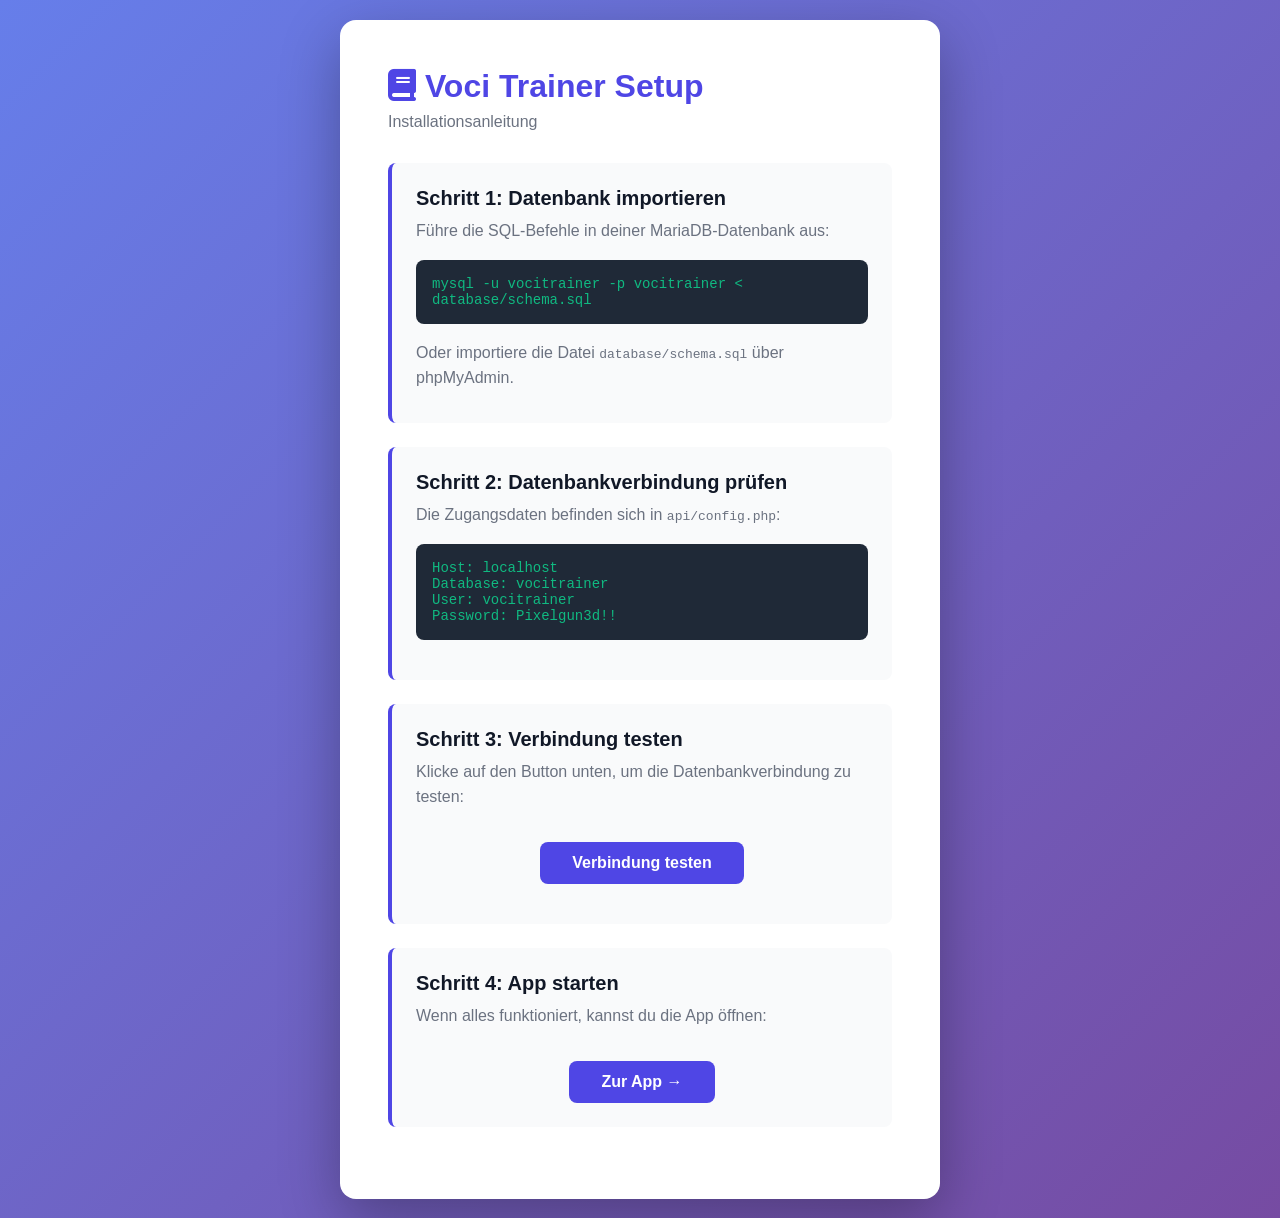
<file: setup.html>
<!DOCTYPE html>
<html lang="de">
<head>
    <meta charset="UTF-8">
    <meta name="viewport" content="width=device-width, initial-scale=1.0">
    <title>Voci Trainer - Setup</title>
    <link rel="stylesheet" href="https://cdnjs.cloudflare.com/ajax/libs/font-awesome/6.5.2/css/all.min.css" />
    <style>
        * {
            margin: 0;
            padding: 0;
            box-sizing: border-box;
        }

        body {
            font-family: -apple-system, BlinkMacSystemFont, 'Segoe UI', Roboto, Arial, sans-serif;
            background: linear-gradient(135deg, #667eea 0%, #764ba2 100%);
            min-height: 100vh;
            display: flex;
            justify-content: center;
            align-items: center;
            padding: 20px;
        }

        .setup-container {
            background: white;
            border-radius: 1rem;
            padding: 3rem;
            max-width: 600px;
            width: 100%;
            box-shadow: 0 20px 60px rgba(0, 0, 0, 0.3);
        }

        h1 {
            color: #4F46E5;
            margin-bottom: 0.5rem;
            font-size: 2rem;
        }

        .subtitle {
            color: #6B7280;
            margin-bottom: 2rem;
        }

        .step {
            background: #F9FAFB;
            border-left: 4px solid #4F46E5;
            padding: 1.5rem;
            margin-bottom: 1.5rem;
            border-radius: 0.5rem;
        }

        .step h2 {
            color: #111827;
            font-size: 1.25rem;
            margin-bottom: 0.5rem;
        }

        .step p {
            color: #6B7280;
            line-height: 1.6;
            margin-bottom: 0.5rem;
        }

        .code {
            background: #1F2937;
            color: #10B981;
            padding: 1rem;
            border-radius: 0.5rem;
            font-family: 'Courier New', monospace;
            font-size: 0.875rem;
            overflow-x: auto;
            margin: 1rem 0;
        }

        .btn {
            display: inline-block;
            padding: 0.75rem 2rem;
            background: #4F46E5;
            color: white;
            text-decoration: none;
            border-radius: 0.5rem;
            font-weight: 600;
            transition: all 0.2s;
            border: none;
            cursor: pointer;
            font-size: 1rem;
        }

        .btn:hover {
            background: #4338CA;
            transform: translateY(-2px);
            box-shadow: 0 10px 20px rgba(79, 70, 229, 0.3);
        }

        .status {
            padding: 1rem;
            border-radius: 0.5rem;
            margin-top: 1rem;
        }

        .status.success {
            background: #D1FAE5;
            color: #065F46;
            border: 2px solid #10B981;
        }

        .status.error {
            background: #FEE2E2;
            color: #991B1B;
            border: 2px solid #EF4444;
        }

        .check-btn {
            margin-top: 2rem;
            text-align: center;
        }

        #result {
            margin-top: 1rem;
        }
    </style>
</head>
<body>
    <div class="setup-container">
        <h1><i class="fa-solid fa-book"></i> Voci Trainer Setup</h1>
        <p class="subtitle">Installationsanleitung</p>

        <div class="step">
            <h2>Schritt 1: Datenbank importieren</h2>
            <p>Führe die SQL-Befehle in deiner MariaDB-Datenbank aus:</p>
            <div class="code">mysql -u vocitrainer -p vocitrainer < database/schema.sql</div>
            <p>Oder importiere die Datei <code>database/schema.sql</code> über phpMyAdmin.</p>
        </div>

        <div class="step">
            <h2>Schritt 2: Datenbankverbindung prüfen</h2>
            <p>Die Zugangsdaten befinden sich in <code>api/config.php</code>:</p>
            <div class="code">
Host: localhost<br>
Database: vocitrainer<br>
User: vocitrainer<br>
Password: Pixelgun3d!!
            </div>
        </div>

        <div class="step">
            <h2>Schritt 3: Verbindung testen</h2>
            <p>Klicke auf den Button unten, um die Datenbankverbindung zu testen:</p>
            <div class="check-btn">
                <button class="btn" onclick="checkSetup()">Verbindung testen</button>
            </div>
            <div id="result"></div>
        </div>

        <div class="step">
            <h2>Schritt 4: App starten</h2>
            <p>Wenn alles funktioniert, kannst du die App öffnen:</p>
            <div class="check-btn">
                <a href="index.html" class="btn">Zur App →</a>
            </div>
        </div>
    </div>

    <script>
        async function checkSetup() {
            const resultDiv = document.getElementById('result');
            resultDiv.innerHTML = '<p style="text-align: center; color: #6B7280;">Teste Verbindung...</p>';

            try {
                // Test database connection
                const response = await fetch('api/languages.php');
                const data = await response.json();

                if (response.ok && data.languages) {
                    resultDiv.innerHTML = `
                        <div class="status success">
                            <strong><i class="fa-solid fa-circle-check"></i> Erfolg!</strong><br>
                            Datenbankverbindung funktioniert.<br>
                            ${data.languages.length} Sprachen gefunden.<br>
                            <br>
                            <strong>Du kannst jetzt die App verwenden!</strong>
                        </div>
                    `;
                } else {
                    throw new Error(data.error || 'Unbekannter Fehler');
                }
            } catch (error) {
                resultDiv.innerHTML = `
                    <div class="status error">
                        <strong><i class="fa-solid fa-circle-xmark"></i> Fehler</strong><br>
                        ${error.message}<br>
                        <br>
                        Bitte überprüfe:
                        <ul style="margin-top: 0.5rem; margin-left: 1.5rem;">
                            <li>Datenbankzugangsdaten in api/config.php</li>
                            <li>MySQL/MariaDB läuft</li>
                            <li>Datenbank wurde importiert (schema.sql)</li>
                            <li>PHP-Fehler in den Server-Logs</li>
                        </ul>
                    </div>
                `;
            }
        }
    </script>
</body>
</html>
</file>
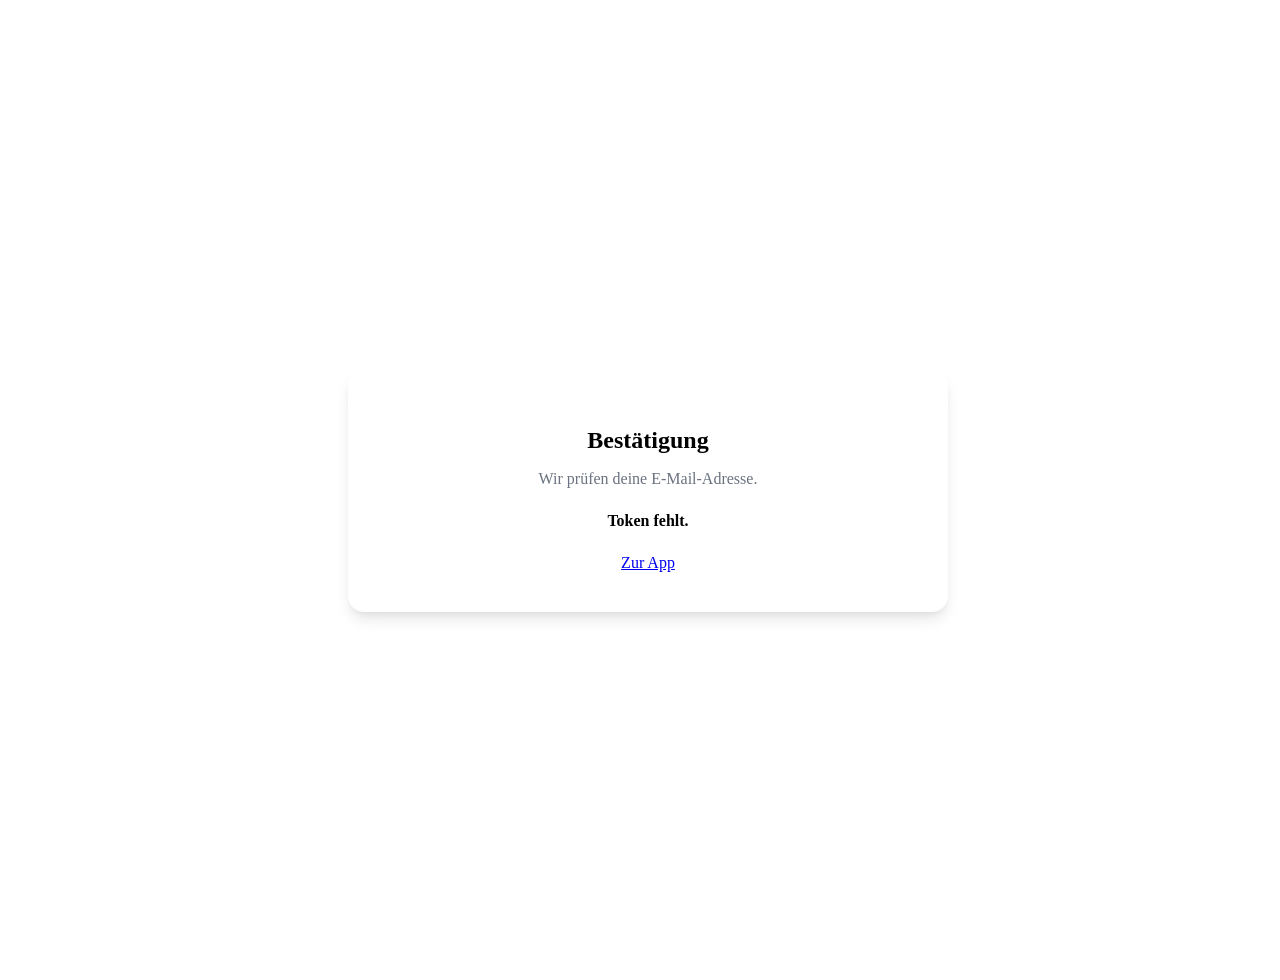
<file: verify.html>
<!DOCTYPE html>
<html lang="de">
<head>
    <meta charset="UTF-8">
    <meta name="viewport" content="width=device-width, initial-scale=1.0">
    <title>E-Mail bestätigen – Voci Trainer</title>
    <link rel="stylesheet" href="css/style.css">
    <style>
        .verify-container {
            min-height: 100vh;
            display: flex;
            align-items: center;
            justify-content: center;
            padding: 2rem;
        }
        .verify-card {
            max-width: 520px;
            width: 100%;
            background: var(--surface);
            border-radius: 1rem;
            padding: 2.5rem;
            box-shadow: var(--shadow-lg);
            text-align: center;
        }
        .verify-card h2 {
            margin-bottom: 0.5rem;
        }
        .verify-card p {
            color: var(--text-secondary);
            margin-bottom: 1.5rem;
        }
        .verify-status {
            font-weight: 600;
            margin-bottom: 1.5rem;
        }
    </style>
</head>
<body>
    <div class="verify-container">
        <div class="verify-card">
            <h2>Bestätigung</h2>
            <p>Wir prüfen deine E-Mail-Adresse.</p>
            <div id="verify-status" class="verify-status">Bitte warten…</div>
            <a href="index.html" class="btn btn-primary">Zur App</a>
        </div>
    </div>

    <script>
        async function verify() {
            const params = new URLSearchParams(window.location.search);
            const token = params.get('token');
            const status = document.getElementById('verify-status');

            if (!token) {
                status.textContent = 'Token fehlt.';
                return;
            }

            try {
                const response = await fetch(`api/verify_email.php?token=${encodeURIComponent(token)}`);
                const data = await response.json();

                if (!response.ok) {
                    status.textContent = data.error || 'Bestätigung fehlgeschlagen.';
                    return;
                }

                if (data.already_verified) {
                    status.textContent = 'E-Mail war bereits bestätigt.';
                } else {
                    status.textContent = 'E-Mail erfolgreich bestätigt!';
                }
            } catch (error) {
                status.textContent = 'Bestätigung fehlgeschlagen.';
            }
        }

        verify();
    </script>
</body>
</html>
</file>
<file: css/style.css>
:root {
    --primary-color: #4F46E5;
    --primary-hover: #4338CA;
    --secondary-color: #6B7280;
    --success-color: #10B981;
    --danger-color: #EF4444;
    --warning-color: #F59E0B;
    --background: #F9FAFB;
    --surface: #FFFFFF;
    --text-primary: #111827;
    --text-secondary: #6B7280;
    --border-color: #E5E7EB;
    --shadow: 0 1px 3px 0 rgba(0, 0, 0, 0.1), 0 1px 2px 0 rgba(0, 0, 0, 0.06);
    --shadow-lg: 0 10px 15px -3px rgba(0, 0, 0, 0.1), 0 4px 6px -2px rgba(0, 0, 0, 0.05);
}

html {
    scroll-behavior: smooth;
    /* Prevent horizontal scroll on mobile */
    overflow-x: hidden;
    width: 100%;
}

body {
    /* Ensure proper mobile scaling */
    min-width: 320px;
    overflow-x: hidden;
    width: 100%;
    -webkit-text-size-adjust: 100%;
}

/* PWA specific fixes for mobile */
@media (display-mode: standalone) {
    body {
        /* Add safe area insets for notched devices */
        padding-top: env(safe-area-inset-top);
        padding-bottom: env(safe-area-inset-bottom);
    }
}

.nav {
    display: flex;
    gap: 0.5rem;
}

.user-area {
    display: flex;
    align-items: center;
    gap: 0.75rem;
}

.user-name {
    font-weight: 600;
    color: var(--text-primary);
}

/* Auth View */
.auth-view {
    min-height: 100vh;
    display: flex;
    align-items: center;
    justify-content: center;
    padding: 2rem;
    background: var(--background);
}

.auth-card {
    width: 100%;
    max-width: 480px;
    background: var(--surface);
    border-radius: 1rem;
    padding: 2.5rem;
    box-shadow: var(--shadow-lg);
}

.auth-header {
    margin-bottom: 1.5rem;
    text-align: center;
}

.auth-header h2 {
    font-size: 1.75rem;
    margin-bottom: 0.5rem;
}

.auth-header p {
    color: var(--text-secondary);
}

.auth-tabs {
    display: grid;
    grid-template-columns: 1fr 1fr;
    gap: 0.5rem;
    margin-bottom: 1.5rem;
}

.auth-tab {
    padding: 0.75rem 1rem;
    border: 1px solid var(--border-color);
    border-radius: 0.75rem;
    background: transparent;
    cursor: pointer;
    font-weight: 600;
    color: var(--text-secondary);
    transition: all 0.2s;
}

.auth-tab.active {
    background: var(--primary-color);
    color: white;
    border-color: var(--primary-color);
}

.auth-form .btn {
    width: 100%;
    justify-content: center;
}

.auth-tabs-modern {
    gap: 0.75rem;
}

.auth-tabs-modern .tab {
    border-radius: 0.75rem;
    padding: 0.75rem 1rem;
    font-weight: 600;
    display: flex;
    align-items: center;
    justify-content: center;
    text-align: center;
    min-height: 3rem;
}

.header-tabs .tab {
    min-width: 140px;
    justify-content: center;
}

.header-actions {
    flex-wrap: wrap;
}

/* nav tabs styled by daisyUI */

/* Main Content */
.main-content {
    padding: 2rem 0;
    min-height: calc(100vh - 80px);
}

.view {
    display: none;
}

.view.active {
    display: block;
    animation: fadeIn 0.3s ease-in;
}

@keyframes fadeIn {
    from {
        opacity: 0;
        transform: translateY(10px);
    }
    to {
        opacity: 1;
        transform: translateY(0);
    }
}

.view-header {
    display: flex;
    justify-content: space-between;
    align-items: center;
    margin-bottom: 2rem;
}

.view-header h2 {
    font-size: 2rem;
    font-weight: 700;
}

/* Cards */
.set-card,
.settings-card,
.learning-card,
.results-card {
    background: var(--surface);
    border-radius: 1rem;
    padding: 2rem;
    box-shadow: var(--shadow);
}

/* Sets List */
.sets-list {
    display: grid;
    grid-template-columns: repeat(auto-fill, minmax(300px, 1fr));
    gap: 1.5rem;
}

.set-item {
    background: var(--surface);
    border-radius: 1rem;
    padding: 1.5rem;
    box-shadow: var(--shadow);
    transition: all 0.2s;
    cursor: pointer;
    position: relative;
}

.set-item:hover {
    transform: translateY(-4px);
    box-shadow: var(--shadow-lg);
}

.set-item-header {
    display: flex;
    justify-content: space-between;
    align-items: flex-start;
    margin-bottom: 1rem;
}

.set-name {
    font-size: 1.25rem;
    font-weight: 600;
    margin-bottom: 0.5rem;
}

.set-language {
    color: var(--text-secondary);
    font-size: 0.875rem;
}

.set-favorite {
    background: transparent;
    border: none;
    font-size: 1.5rem;
    cursor: pointer;
    padding: 0;
    line-height: 1;
}

.set-favorite.active {
    filter: grayscale(0);
}

.set-favorite:not(.active) {
    filter: grayscale(1);
    opacity: 0.3;
}

.set-stats {
    display: flex;
    justify-content: space-between;
    padding-top: 1rem;
    border-top: 1px solid var(--border-color);
    color: var(--text-secondary);
    font-size: 0.875rem;
}

.set-actions {
    display: flex;
    gap: 0.5rem;
    margin-top: 1rem;
}

.set-actions .btn {
    flex: 1;
    justify-content: center;
}

/* Form Elements */
/* Legacy form styles removed in favor of daisyUI */

/* Vocabularies Container */
.vocabulary-item {
    display: grid;
    grid-template-columns: 1fr 1fr auto;
    gap: 0.5rem;
    margin-bottom: 0.75rem;
}

.vocabulary-item input {
    padding: 0.5rem;
}

.vocabulary-item .btn {
    padding: 0.5rem 1rem;
}

/* Mode Selection */
.mode-selection {
    display: grid;
    grid-template-columns: repeat(auto-fit, minmax(250px, 1fr));
    gap: 2rem;
    margin-top: 2rem;
}

.mode-card {
    background: var(--surface);
    border-radius: 1rem;
    padding: 2rem;
    text-align: center;
    box-shadow: var(--shadow);
    transition: all 0.2s;
}

.mode-card:hover {
    transform: translateY(-4px);
    box-shadow: var(--shadow-lg);
}

.mode-icon {
    font-size: 4rem;
    margin-bottom: 1rem;
}

.mode-card h3 {
    margin-bottom: 0.5rem;
}

.mode-card p {
    color: var(--text-secondary);
    margin-bottom: 1.5rem;
}

/* Learning Views */
.progress-info {
    font-weight: 600;
    color: var(--primary-color);
}

.word-display {
    text-align: center;
    padding: 3rem 2rem;
    border-bottom: 2px solid var(--border-color);
    margin-bottom: 2rem;
}

.language-label {
    display: block;
    color: var(--text-secondary);
    font-size: 0.875rem;
    text-transform: uppercase;
    letter-spacing: 0.05em;
    margin-bottom: 0.5rem;
}

.word-main {
    font-size: 2.5rem;
    font-weight: 700;
    color: var(--primary-color);
}

.answer-section {
    text-align: center;
}

.answer-section label {
    display: block;
    margin-bottom: 1rem;
    color: var(--text-secondary);
    font-weight: 500;
}

.answer-section input {
    margin-bottom: 1rem;
}

/* Feedback */
.feedback {
    margin-top: 1.5rem;
    padding: 1rem;
    border-radius: 0.5rem;
    text-align: center;
    font-weight: 500;
}

.feedback.correct {
    background: #D1FAE5;
    color: #065F46;
}

.feedback.wrong {
    background: #FEE2E2;
    color: #991B1B;
}

/* Speed Mode */
.speed-timer {
    display: inline-flex;
    align-items: center;
    gap: 0.5rem;
    font-weight: 700;
    color: var(--warning-color);
    background: rgba(245, 158, 11, 0.12);
    padding: 0.5rem 0.75rem;
    border-radius: 999px;
    margin-bottom: 1rem;
}

/* Listening Mode */
#play-listening-btn {
    margin-top: 1rem;
}

/* Quiz Mode */
.quiz-options {
    display: grid;
    grid-template-columns: repeat(auto-fit, minmax(220px, 1fr));
    gap: 1rem;
}

.quiz-option {
    padding: 1rem 1.25rem;
    border-radius: 0.75rem;
    border: 1px solid var(--border-color);
    background: var(--surface);
    cursor: pointer;
    font-weight: 600;
    text-align: center;
    transition: all 0.2s;
}

.quiz-option:hover {
    transform: translateY(-2px);
    box-shadow: var(--shadow);
}

.quiz-option.correct {
    border-color: var(--success-color);
    color: var(--success-color);
    background: rgba(16, 185, 129, 0.08);
}

.quiz-option.wrong {
    border-color: var(--danger-color);
    color: var(--danger-color);
    background: rgba(239, 68, 68, 0.08);
}

/* Flashcard */
.flashcard-container {
    max-width: 600px;
    margin: 0 auto;
    text-align: center;
}

.flashcard {
    perspective: 1000px;
    margin-bottom: 2rem;
    min-height: 400px;
}

.flashcard-inner {
    position: relative;
    width: 100%;
    height: 400px;
    text-align: center;
    transition: transform 0.6s;
    transform-style: preserve-3d;
}

.flashcard.flipped .flashcard-inner {
    transform: rotateY(180deg);
}

.flashcard-front,
.flashcard-back {
    position: absolute;
    width: 100%;
    height: 100%;
    backface-visibility: hidden;
    display: flex;
    flex-direction: column;
    justify-content: center;
    align-items: center;
    background: var(--surface);
    border-radius: 1rem;
    box-shadow: var(--shadow-lg);
    padding: 2rem;
}

.flashcard-back {
    transform: rotateY(180deg);
    background: var(--primary-color);
    color: white;
}

.flashcard-back .language-label {
    color: rgba(255, 255, 255, 0.8);
}

.flashcard-back h2 {
    color: white;
}

.flashcard-actions {
    display: flex;
    gap: 1rem;
    justify-content: center;
    margin-top: 1rem;
}

/* Results */
.results-summary {
    display: grid;
    grid-template-columns: repeat(auto-fit, minmax(150px, 1fr));
    gap: 1.5rem;
    margin-bottom: 2rem;
}

.result-stat {
    text-align: center;
    padding: 1.5rem;
    border-radius: 0.5rem;
}

.result-correct {
    background: #D1FAE5;
}

.result-wrong {
    background: #FEE2E2;
}

.result-total {
    background: #DBEAFE;
}

.stat-icon {
    font-size: 2rem;
    margin-bottom: 0.5rem;
}

.stat-number {
    font-size: 2rem;
    font-weight: 700;
    margin-bottom: 0.25rem;
}

.stat-label {
    color: var(--text-secondary);
    font-size: 0.875rem;
}

.results-details {
    margin-top: 2rem;
}

.button-group {
    display: flex;
    gap: 1rem;
    margin-top: 1.5rem;
    flex-wrap: wrap;
}

.results-details h3 {
    margin-bottom: 1rem;
}

.result-item {
    display: flex;
    justify-content: space-between;
    align-items: center;
    padding: 0.75rem;
    border-radius: 0.5rem;
    margin-bottom: 0.5rem;
}

.result-item.correct {
    background: #D1FAE5;
}

.result-item.wrong {
    background: #FEE2E2;
}

.result-words {
    display: flex;
    gap: 1rem;
}

.result-icon {
    font-size: 1.25rem;
}

/* Toast container positioning (DaisyUI handles the rest) */
#toast-container {
    position: fixed;
    top: 1rem;
    right: 1rem;
    z-index: 9999;
    max-width: calc(100vw - 2rem);
    pointer-events: none;
}

#toast-container .alert {
    pointer-events: auto;
    max-width: 400px;
    width: auto;
    min-width: 250px;
}

/* Mobile toast adjustments */
@media (max-width: 768px) {
    #toast-container {
        top: auto;
        bottom: 5rem;
        left: 1rem;
        right: 1rem;
    }
    
    #toast-container .alert {
        max-width: 100%;
        width: 100%;
    }
}

/* Responsive */
@media (max-width: 768px) {
    .header .container {
        flex-direction: column;
        gap: 1rem;
    }

    .header-right {
        width: 100%;
        flex-direction: column;
        align-items: stretch;
        gap: 0.75rem;
    }

    .nav {
        flex-wrap: wrap;
        justify-content: center;
    }

    .user-area {
        justify-content: space-between;
        flex-wrap: wrap;
        gap: 0.5rem;
    }

    .logo {
        text-align: center;
    }

    .view-header {
        flex-direction: column;
        align-items: flex-start;
        gap: 1rem;
    }

    .sets-list {
        grid-template-columns: 1fr;
    }

    .mode-selection {
        grid-template-columns: 1fr;
    }

    .quiz-options {
        grid-template-columns: 1fr;
    }

    .vocabulary-item {
        grid-template-columns: 1fr;
    }

    .button-group {
        flex-direction: column;
    }

    .set-actions {
        flex-direction: column;
    }

    .flashcard-actions {
        flex-direction: column;
    }

    .flashcard {
        min-height: 300px;
    }

    .flashcard-inner {
        height: 300px;
    }

    .word-main {
        font-size: 1.75rem;
    }

    .learning-card,
    .results-card,
    .settings-card,
    .set-card {
        padding: 1.5rem;
    }

    .auth-card {
        padding: 2rem 1.5rem;
    }

    .auth-tabs-modern .tab {
        padding: 0.85rem 1rem;
        font-size: 1rem;
    }
}

@media (max-width: 480px) {
    .container {
        padding: 0 16px;
    }

    .view-header h2 {
        font-size: 1.5rem;
    }

    .btn-large {
        padding: 0.85rem 1.25rem;
        font-size: 1rem;
    }

    .input-large {
        padding: 0.85rem;
        font-size: 1rem;
    }
}

/* Loading State */
.loading {
    text-align: center;
    padding: 2rem;
    color: var(--text-secondary);
}

.loading::after {
    content: '...';
    animation: dots 1.5s steps(4, end) infinite;
}

@keyframes dots {
    0%, 20% {
        content: '.';
    }
    40% {
        content: '..';
    }
    60%, 100% {
        content: '...';
    }
}

/* Empty State */
.empty-state {
    text-align: center;
    padding: 4rem 2rem;
    color: var(--text-secondary);
}

.empty-state-icon {
    font-size: 4rem;
    margin-bottom: 1rem;
    opacity: 0.5;
}

.empty-state h3 {
    margin-bottom: 0.5rem;
    color: var(--text-primary);
}
</file>
